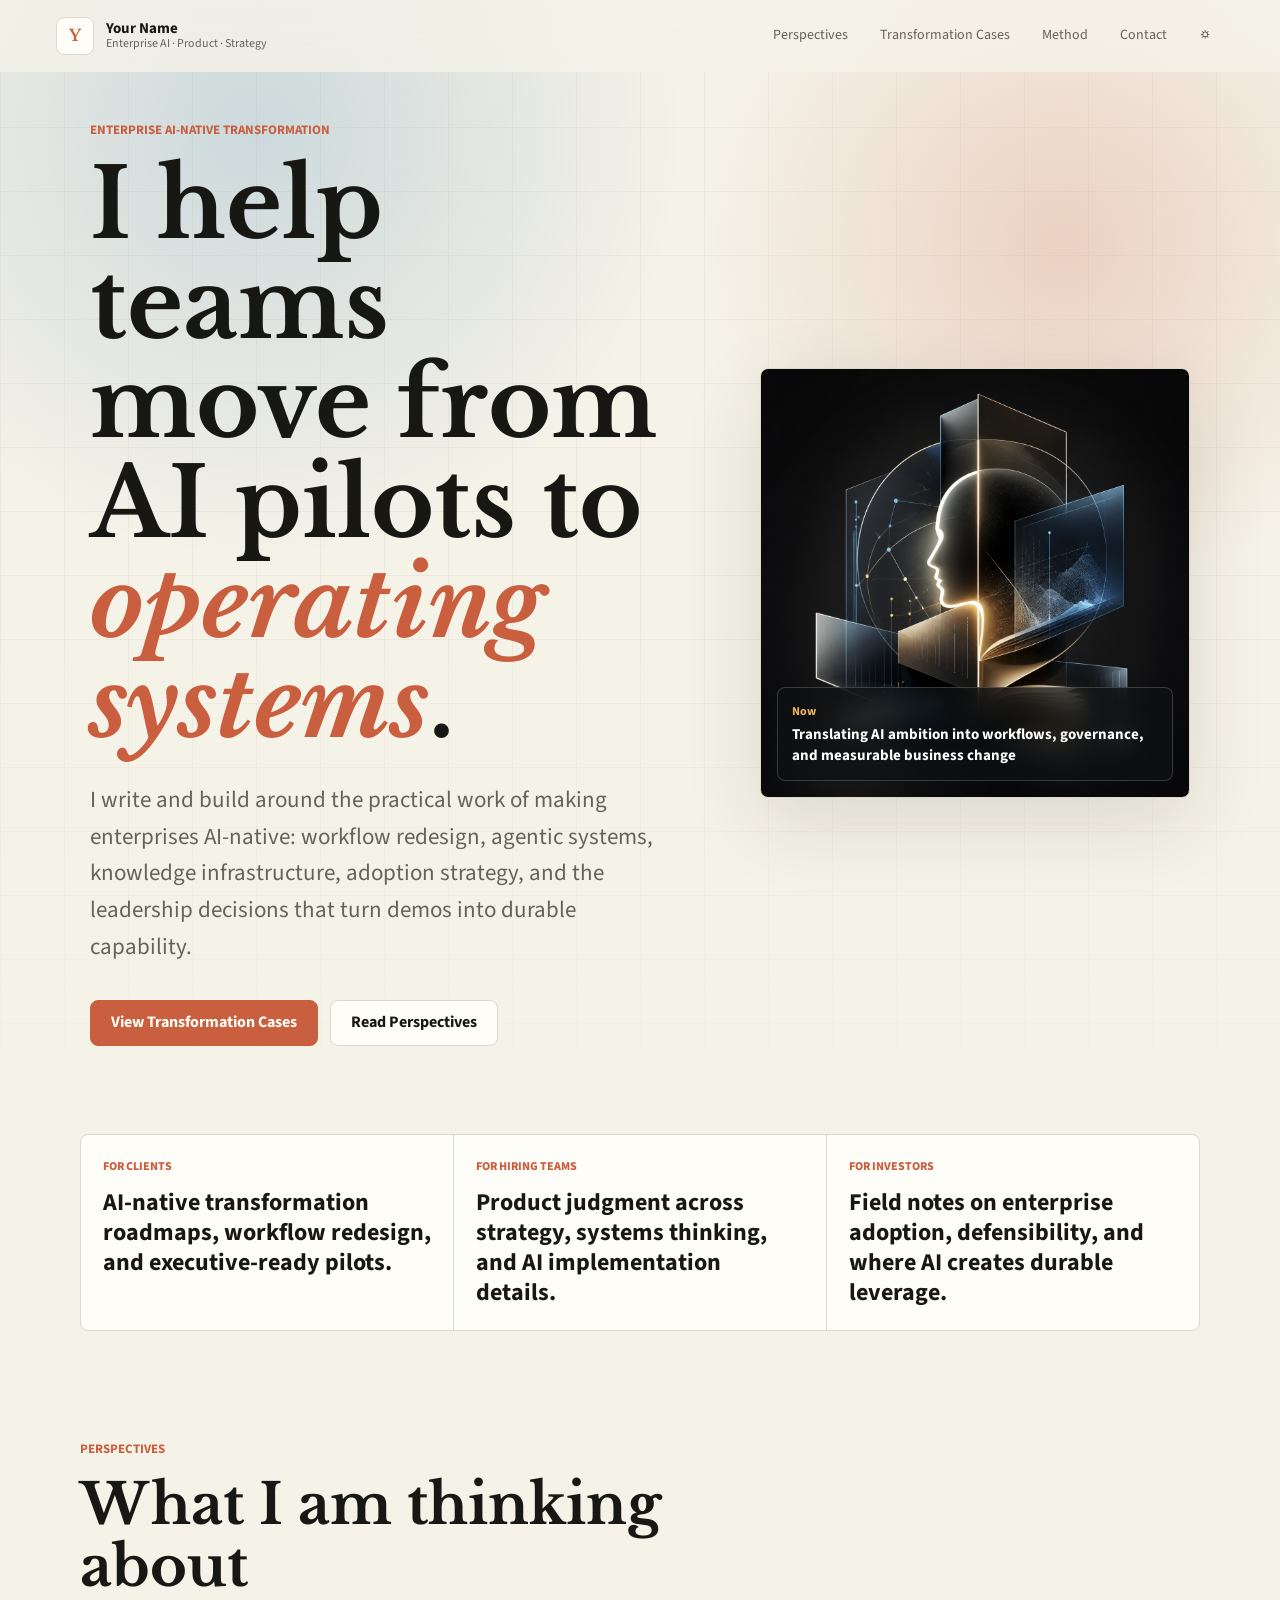
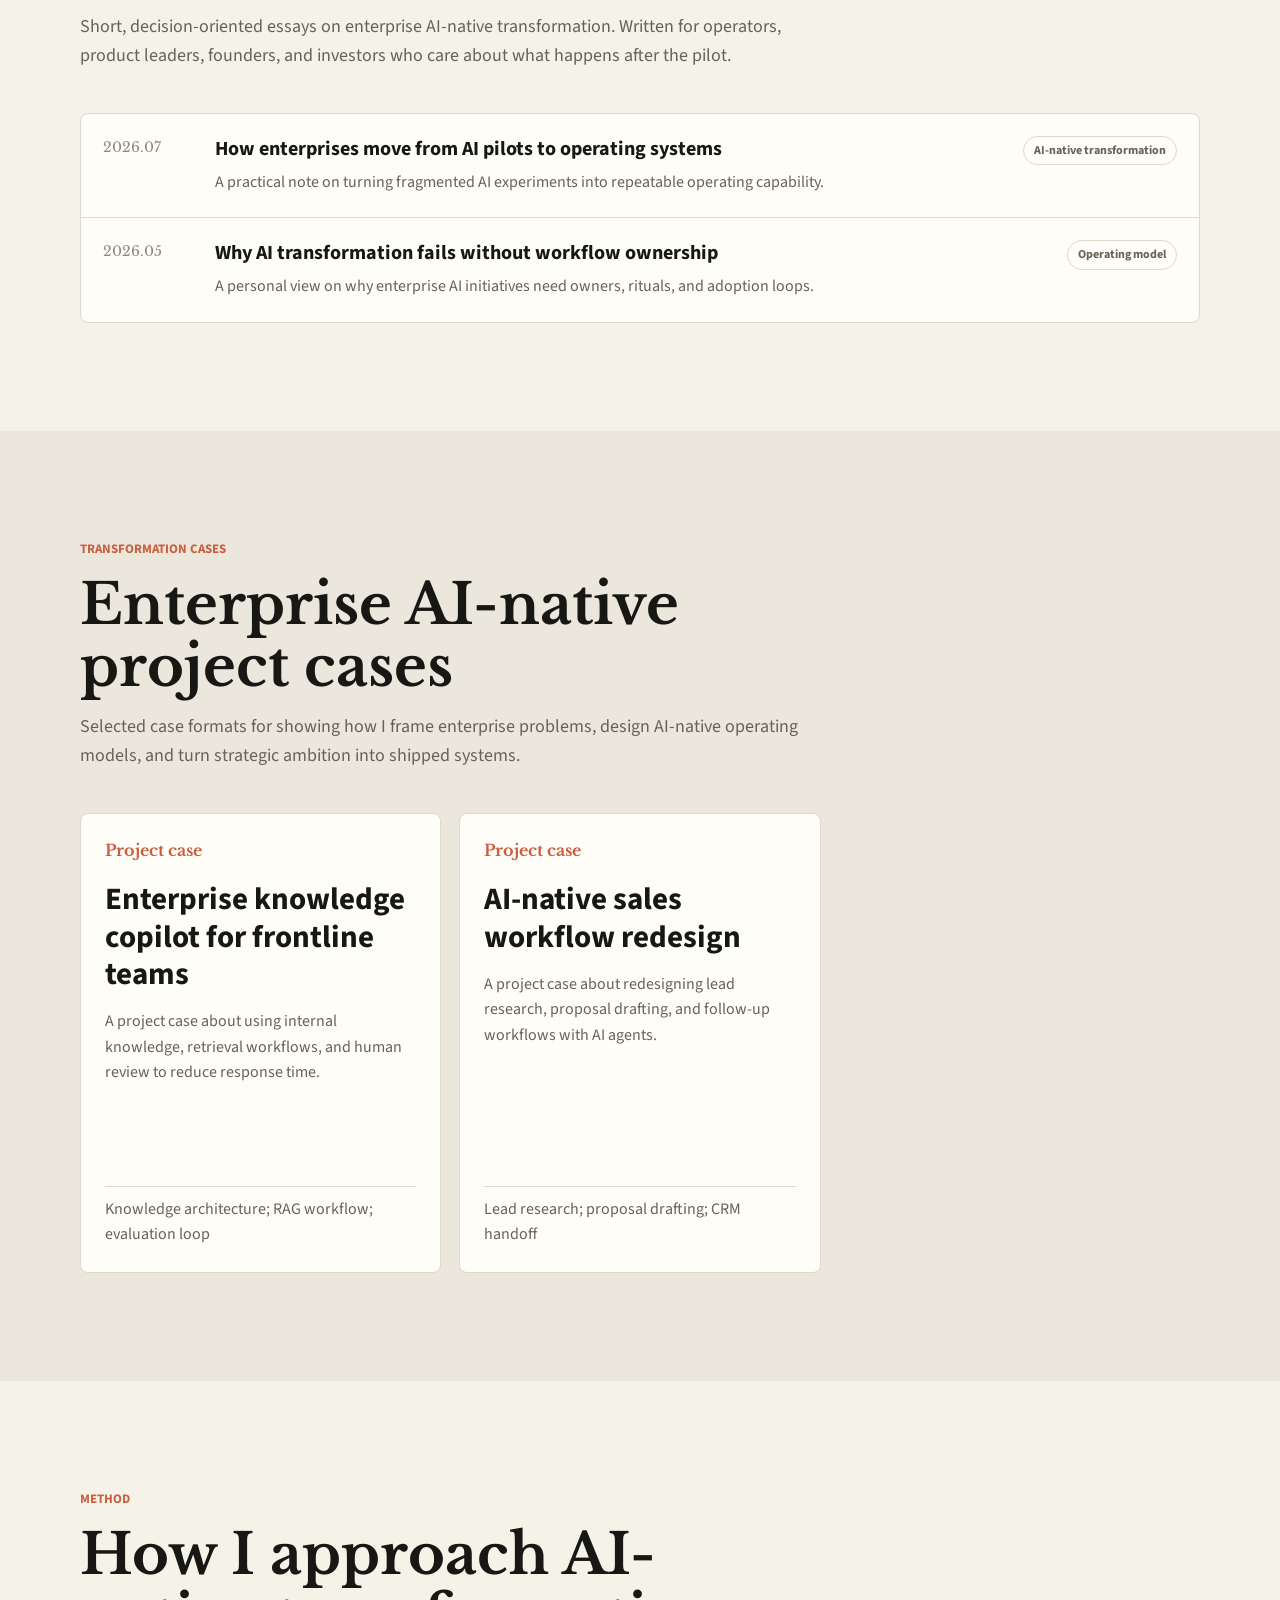
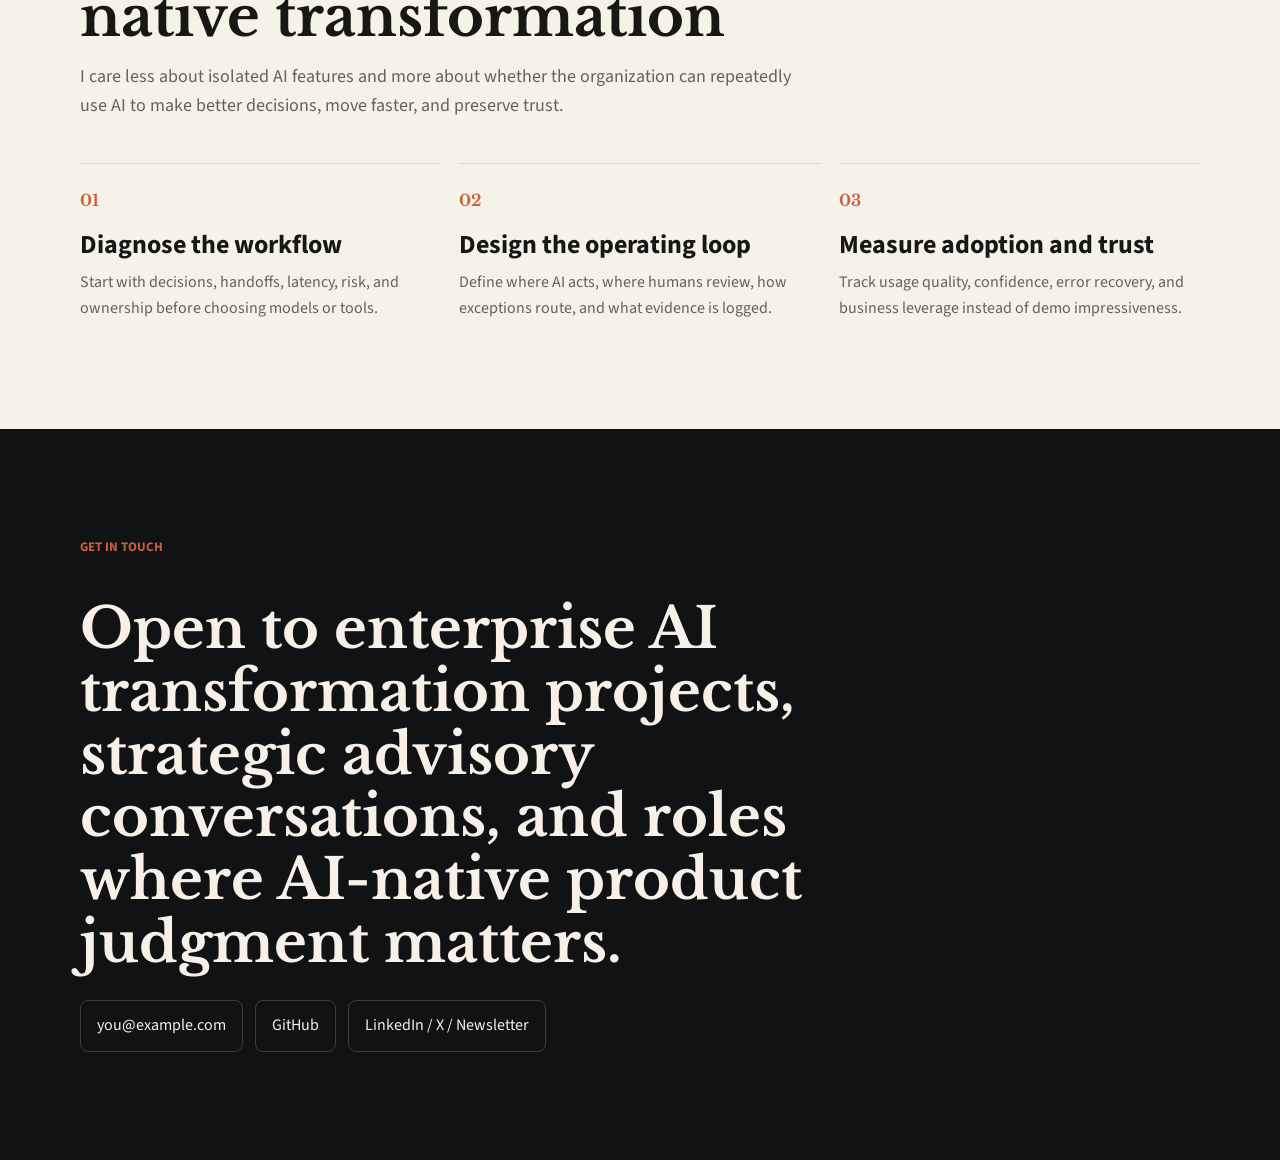
<file: index.html>
<!DOCTYPE html>
<html lang="en">
<head>
  <meta charset="UTF-8">
  <meta name="viewport" content="width=device-width, initial-scale=1.0">
  <title>Your Name · Enterprise AI-Native Transformation</title>
  <meta name="description" content="A personal site for enterprise AI-native transformation work, project cases, and operating perspectives.">
  <link rel="preconnect" href="https://fonts.googleapis.com">
  <link rel="preconnect" href="https://fonts.gstatic.com" crossorigin>
  <link href="https://fonts.googleapis.com/css2?family=Libre+Baskerville:ital,wght@0,400;0,700;1,400&family=Source+Sans+3:wght@300;400;500;600;700&display=swap" rel="stylesheet">
  <link rel="stylesheet" href="assets/style.css?v=enterprise-ai-v2">
  <script>
    (function () {
      var saved = localStorage.getItem("personal_site_theme");
      if (saved === "dark") document.documentElement.setAttribute("data-theme", "dark");
    })();
  </script>
</head>
<body>
  <nav class="navbar" id="navbar">
    <a class="brand" href="#top" aria-label="Back to top">
      <span class="brand-mark">Y</span>
      <span class="brand-copy">
        <strong>Your Name</strong>
        <span>Enterprise AI · Product · Strategy</span>
      </span>
    </a>

    <button class="nav-toggle" id="navToggle" aria-label="Open menu">
      <span></span>
      <span></span>
      <span></span>
    </button>

    <div class="nav-links" id="navLinks">
      <a href="#perspectives">Perspectives</a>
      <a href="#cases">Transformation Cases</a>
      <a href="#method">Method</a>
      <a href="#contact">Contact</a>
      <button class="theme-toggle" id="themeToggle" aria-label="Toggle theme">☼</button>
    </div>
  </nav>

  <main id="top">
    <section class="hero">
      <div class="hero-bg" aria-hidden="true"></div>
      <div class="hero-content reveal">
        <p class="eyebrow">Enterprise AI-Native Transformation</p>
        <h1>I help teams move from AI pilots to <span>operating systems</span>.</h1>
        <p class="hero-lead">
          I write and build around the practical work of making enterprises AI-native: workflow redesign, agentic systems, knowledge infrastructure, adoption strategy, and the leadership decisions that turn demos into durable capability.
        </p>
        <div class="hero-actions">
          <a class="btn primary" href="#cases">View Transformation Cases</a>
          <a class="btn secondary" href="#perspectives">Read Perspectives</a>
        </div>
      </div>
      <aside class="hero-card reveal delay-1" aria-label="Personal hero visual">
        <img src="assets/hero-portrait.png" alt="Abstract personal website hero visual">
        <div class="signal-card">
          <span>Now</span>
          <strong>Translating AI ambition into workflows, governance, and measurable business change</strong>
        </div>
      </aside>
    </section>

    <section class="audience-strip" aria-label="Audience signals">
      <div class="container audience-grid reveal">
        <div>
          <span>For Clients</span>
          <strong>AI-native transformation roadmaps, workflow redesign, and executive-ready pilots.</strong>
        </div>
        <div>
          <span>For Hiring Teams</span>
          <strong>Product judgment across strategy, systems thinking, and AI implementation details.</strong>
        </div>
        <div>
          <span>For Investors</span>
          <strong>Field notes on enterprise adoption, defensibility, and where AI creates durable leverage.</strong>
        </div>
      </div>
    </section>

    <section class="section" id="perspectives">
      <div class="container">
        <div class="section-head reveal">
          <p class="eyebrow">Perspectives</p>
          <h2>What I am thinking about</h2>
          <p>Short, decision-oriented essays on enterprise AI-native transformation. Written for operators, product leaders, founders, and investors who care about what happens after the pilot.</p>
        </div>

        <div class="writing-list reveal" id="perspectivesList">
          <a class="post-row" href="#">
            <time>2026.07</time>
            <div>
              <strong>AI-native transformation is a workflow problem before it is a model problem</strong>
              <p>Why the first bottleneck is usually ownership, escalation paths, and decision rights.</p>
            </div>
            <span>Transformation</span>
          </a>
        </div>
      </div>
    </section>

    <section class="section muted" id="cases">
      <div class="container">
        <div class="section-head reveal">
          <p class="eyebrow">Transformation Cases</p>
          <h2>Enterprise AI-native project cases</h2>
          <p>Selected case formats for showing how I frame enterprise problems, design AI-native operating models, and turn strategic ambition into shipped systems.</p>
        </div>

        <div class="case-grid reveal" id="casesGrid">
          <article class="case-card">
            <time>Case 01</time>
            <h3>AI-native knowledge operations for a complex service organization</h3>
            <p>Mapped fragmented knowledge workflows, designed retrieval and review loops, and defined a path from expert-dependent operations to reusable institutional memory.</p>
            <ul>
              <li>Problem: tacit knowledge trapped across teams and tools</li>
              <li>Approach: RAG workflow, source governance, human review checkpoints</li>
              <li>Outcome: faster research cycles and clearer accountability for generated answers</li>
            </ul>
          </article>
          <article class="case-card">
            <time>Case 02</time>
            <h3>Agent-assisted operating model for sales and customer success</h3>
            <p>Translated scattered customer signals into a structured AI workflow for account preparation, follow-up generation, and escalation detection.</p>
            <ul>
              <li>Problem: high-value context lost between meetings, CRM notes, and support logs</li>
              <li>Approach: workflow agent, confidence thresholds, role-based handoff design</li>
              <li>Outcome: better preparation quality and more consistent customer touchpoints</li>
            </ul>
          </article>
          <article class="case-card">
            <time>Case 03</time>
            <h3>Executive AI transformation roadmap and pilot portfolio</h3>
            <p>Helped prioritize where AI should change operating leverage first, separating attractive demos from initiatives with clear adoption and measurement paths.</p>
            <ul>
              <li>Problem: too many AI ideas, too little transformation discipline</li>
              <li>Approach: opportunity scoring, risk map, pilot portfolio design</li>
              <li>Outcome: clearer sequencing for leadership, product, and implementation teams</li>
            </ul>
          </article>
        </div>
      </div>
    </section>

    <section class="section" id="method">
      <div class="container">
        <div class="section-head reveal">
          <p class="eyebrow">Method</p>
          <h2>How I approach AI-native transformation</h2>
          <p>I care less about isolated AI features and more about whether the organization can repeatedly use AI to make better decisions, move faster, and preserve trust.</p>
        </div>
        <div class="method-grid reveal">
          <article>
            <span>01</span>
            <h3>Diagnose the workflow</h3>
            <p>Start with decisions, handoffs, latency, risk, and ownership before choosing models or tools.</p>
          </article>
          <article>
            <span>02</span>
            <h3>Design the operating loop</h3>
            <p>Define where AI acts, where humans review, how exceptions route, and what evidence is logged.</p>
          </article>
          <article>
            <span>03</span>
            <h3>Measure adoption and trust</h3>
            <p>Track usage quality, confidence, error recovery, and business leverage instead of demo impressiveness.</p>
          </article>
        </div>
      </div>
    </section>

    <section class="contact" id="contact">
      <div class="container contact-inner reveal">
        <p class="eyebrow">Get in touch</p>
        <h2>Open to enterprise AI transformation projects, strategic advisory conversations, and roles where AI-native product judgment matters.</h2>
        <div class="contact-links">
          <a href="mailto:you@example.com">you@example.com</a>
          <a href="#">GitHub</a>
          <a href="#">LinkedIn / X / Newsletter</a>
        </div>
      </div>
    </section>
  </main>

  <script src="assets/script.js?v=notion-cms-v1"></script>
</body>
</html>
</file>
<file: assets/style.css>
:root {
  --bg: #f5f2e8;
  --surface: #fffdf8;
  --surface-soft: #ebe7dd;
  --ink: #171713;
  --muted: #666257;
  --faint: #8f897d;
  --line: #dfd8ca;
  --accent: #c95f3f;
  --accent-2: #1668a8;
  --accent-3: #d39a2c;
  --shadow: 0 24px 80px rgba(38, 31, 20, 0.12);
  --radius: 8px;
  --font: "Source Sans 3", -apple-system, BlinkMacSystemFont, "Segoe UI", sans-serif;
  --serif: "Libre Baskerville", Georgia, serif;
}

[data-theme="dark"] {
  --bg: #111213;
  --surface: #191b1d;
  --surface-soft: #202327;
  --ink: #f1eee6;
  --muted: #b8b0a3;
  --faint: #817a70;
  --line: #30343a;
  --accent: #e37b59;
  --accent-2: #65b9f2;
  --accent-3: #e8b650;
  --shadow: 0 24px 80px rgba(0, 0, 0, 0.34);
}

* {
  box-sizing: border-box;
}

html {
  scroll-behavior: smooth;
}

body {
  margin: 0;
  min-width: 320px;
  background: var(--bg);
  color: var(--ink);
  font-family: var(--font);
  line-height: 1.6;
}

a {
  color: inherit;
  text-decoration: none;
}

img {
  display: block;
  max-width: 100%;
}

button {
  color: inherit;
  font: inherit;
}

.sr-only {
  position: absolute;
  width: 1px;
  height: 1px;
  padding: 0;
  margin: -1px;
  overflow: hidden;
  clip: rect(0, 0, 0, 0);
  white-space: nowrap;
  border: 0;
}

.navbar {
  position: fixed;
  z-index: 20;
  top: 0;
  left: 0;
  right: 0;
  display: flex;
  align-items: center;
  justify-content: space-between;
  height: 72px;
  padding: 0 clamp(18px, 5vw, 56px);
  background: color-mix(in srgb, var(--bg) 82%, transparent);
  border-bottom: 1px solid transparent;
  backdrop-filter: blur(18px);
  transition: border-color 180ms ease, height 180ms ease;
}

.navbar.scrolled {
  height: 62px;
  border-bottom-color: var(--line);
}

.brand {
  display: inline-flex;
  align-items: center;
  gap: 12px;
}

.brand-mark {
  display: grid;
  width: 38px;
  height: 38px;
  place-items: center;
  border: 1px solid var(--line);
  border-radius: var(--radius);
  background: var(--surface);
  color: var(--accent);
  font-family: var(--serif);
  font-weight: 700;
}

.brand-copy {
  display: grid;
  line-height: 1.1;
}

.brand-copy strong {
  font-size: 15px;
}

.brand-copy span {
  color: var(--muted);
  font-size: 12px;
}

.nav-links {
  display: flex;
  align-items: center;
  gap: 6px;
}

.nav-links a,
.theme-toggle {
  min-height: 36px;
  padding: 8px 12px;
  border: 1px solid transparent;
  border-radius: var(--radius);
  background: transparent;
  color: var(--muted);
  font-size: 14px;
}

.nav-links a:hover,
.theme-toggle:hover {
  border-color: var(--line);
  color: var(--ink);
}

.theme-toggle {
  width: 38px;
}

.nav-toggle {
  display: none;
  width: 40px;
  height: 40px;
  padding: 9px;
  border: 1px solid var(--line);
  border-radius: var(--radius);
  background: var(--surface);
}

.nav-toggle span {
  display: block;
  height: 2px;
  margin: 5px 0;
  background: var(--ink);
}

.hero {
  position: relative;
  display: grid;
  grid-template-columns: minmax(0, 1fr) minmax(320px, 430px);
  gap: clamp(36px, 7vw, 92px);
  align-items: center;
  min-height: 100svh;
  padding: 120px clamp(22px, 7vw, 92px) 64px;
  overflow: hidden;
}

.hero-bg {
  position: absolute;
  inset: 0;
  z-index: -1;
  background:
    radial-gradient(circle at 20% 12%, color-mix(in srgb, var(--accent-2) 18%, transparent), transparent 30%),
    radial-gradient(circle at 83% 22%, color-mix(in srgb, var(--accent) 22%, transparent), transparent 26%),
    linear-gradient(90deg, color-mix(in srgb, var(--line) 34%, transparent) 1px, transparent 1px),
    linear-gradient(0deg, color-mix(in srgb, var(--line) 34%, transparent) 1px, transparent 1px);
  background-size: auto, auto, 64px 64px, 64px 64px;
  mask-image: linear-gradient(to bottom, #000 58%, transparent);
}

.hero-content {
  max-width: 790px;
}

.eyebrow {
  margin: 0 0 14px;
  color: var(--accent);
  font-size: 13px;
  font-weight: 700;
  letter-spacing: 0;
  text-transform: uppercase;
}

.hero h1 {
  margin: 0;
  font-family: var(--serif);
  font-size: clamp(48px, 8vw, 96px);
  line-height: 1.04;
  letter-spacing: 0;
}

.hero h1 span {
  color: var(--accent);
  font-style: italic;
}

.hero-lead {
  max-width: 650px;
  margin: 28px 0 0;
  color: var(--muted);
  font-size: clamp(18px, 2.1vw, 23px);
}

.hero-actions {
  display: flex;
  flex-wrap: wrap;
  gap: 12px;
  margin-top: 34px;
}

.btn {
  display: inline-flex;
  align-items: center;
  justify-content: center;
  min-height: 46px;
  padding: 0 20px;
  border: 1px solid var(--line);
  border-radius: var(--radius);
  font-weight: 700;
}

.btn.primary {
  border-color: var(--accent);
  background: var(--accent);
  color: #fffdf8;
}

.btn.secondary {
  background: var(--surface);
}

.hero-card {
  position: relative;
  border: 1px solid var(--line);
  border-radius: var(--radius);
  background: var(--surface);
  box-shadow: var(--shadow);
  overflow: hidden;
}

.hero-card img {
  aspect-ratio: 1;
  width: 100%;
  object-fit: cover;
}

.signal-card {
  position: absolute;
  left: 16px;
  right: 16px;
  bottom: 16px;
  display: grid;
  gap: 4px;
  padding: 14px;
  border: 1px solid rgba(255, 255, 255, 0.18);
  border-radius: var(--radius);
  background: rgba(15, 17, 19, 0.72);
  color: #fff;
  backdrop-filter: blur(12px);
}

.signal-card span {
  color: #efb45f;
  font-size: 12px;
  font-weight: 700;
}

.signal-card strong {
  font-size: 15px;
  line-height: 1.35;
}

.section {
  padding: 108px 0;
}

.audience-strip {
  padding: 24px 0 0;
}

.audience-grid {
  display: grid;
  grid-template-columns: repeat(3, minmax(0, 1fr));
  gap: 1px;
  border: 1px solid var(--line);
  border-radius: var(--radius);
  background: var(--line);
  overflow: hidden;
}

.audience-grid div {
  min-height: 150px;
  padding: 22px;
  background: var(--surface);
}

.audience-grid span {
  display: block;
  margin-bottom: 12px;
  color: var(--accent);
  font-size: 12px;
  font-weight: 800;
  text-transform: uppercase;
}

.audience-grid strong {
  display: block;
  font-size: clamp(18px, 2vw, 24px);
  line-height: 1.25;
}

.muted {
  background: var(--surface-soft);
}

.container {
  width: min(1120px, calc(100% - 44px));
  margin: 0 auto;
}

.section-head {
  max-width: 720px;
  margin-bottom: 42px;
}

.section-head h2,
.contact h2 {
  margin: 0;
  font-family: var(--serif);
  font-size: clamp(32px, 4.6vw, 56px);
  line-height: 1.12;
  letter-spacing: 0;
}

.section-head p:last-child {
  margin: 14px 0 0;
  color: var(--muted);
  font-size: 18px;
}

.view-list {
  border-top: 1px solid var(--line);
}

.view-item {
  border-bottom: 1px solid var(--line);
}

.view-head {
  display: grid;
  grid-template-columns: 54px minmax(0, 1fr) auto;
  align-items: center;
  gap: 16px;
  width: 100%;
  padding: 24px 0;
  border: 0;
  background: transparent;
  text-align: left;
}

.view-num {
  color: var(--accent);
  font-family: var(--serif);
  font-size: 20px;
}

.view-head strong {
  font-size: clamp(19px, 2.4vw, 27px);
  line-height: 1.28;
}

.view-tag,
.post-row > span,
.work-type {
  border: 1px solid var(--line);
  border-radius: 999px;
  padding: 4px 10px;
  color: var(--muted);
  font-size: 12px;
  font-weight: 700;
  white-space: nowrap;
}

.view-body {
  display: grid;
  grid-template-rows: 0fr;
  transition: grid-template-rows 220ms ease;
}

.view-body p {
  min-height: 0;
  margin: 0;
  overflow: hidden;
  color: var(--muted);
  font-size: 17px;
}

.view-item.open .view-body {
  grid-template-rows: 1fr;
  padding-bottom: 24px;
}

.writing-list {
  border: 1px solid var(--line);
  border-radius: var(--radius);
  background: var(--surface);
  overflow: hidden;
}

.post-row {
  display: grid;
  grid-template-columns: 92px minmax(0, 1fr) auto;
  gap: 20px;
  align-items: start;
  padding: 22px;
  border-bottom: 1px solid var(--line);
}

.post-row:last-child {
  border-bottom: 0;
}

.post-row:hover {
  background: color-mix(in srgb, var(--accent) 7%, transparent);
}

.post-row time {
  color: var(--faint);
  font-family: var(--serif);
  font-size: 14px;
}

.post-row strong {
  display: block;
  font-size: 20px;
  line-height: 1.3;
}

.post-row p {
  margin: 8px 0 0;
  color: var(--muted);
}

.works-grid {
  display: grid;
  grid-template-columns: repeat(3, minmax(0, 1fr));
  gap: 18px;
}

.work-card {
  min-height: 260px;
  padding: 24px;
  border: 1px solid var(--line);
  border-radius: var(--radius);
  background: var(--surface);
  box-shadow: 0 1px 0 rgba(0, 0, 0, 0.02);
}

.work-card h3 {
  margin: 22px 0 10px;
  font-size: 24px;
  line-height: 1.2;
}

.work-card p {
  margin: 0;
  color: var(--muted);
}

.work-card a {
  display: inline-flex;
  margin-top: 28px;
  color: var(--accent-2);
  font-weight: 700;
}

.case-timeline,
.case-grid {
  display: grid;
  gap: 18px;
}

.case-grid {
  grid-template-columns: repeat(3, minmax(0, 1fr));
}

.case-card {
  display: flex;
  min-height: 460px;
  flex-direction: column;
  padding: 24px;
  border: 1px solid var(--line);
  border-radius: var(--radius);
  background: var(--surface);
}

.case-timeline article {
  display: grid;
  grid-template-columns: 110px minmax(0, 1fr);
  gap: 24px;
  padding: 26px 0;
  border-top: 1px solid var(--line);
}

.case-timeline time,
.case-card time {
  color: var(--accent);
  font-family: var(--serif);
  font-weight: 700;
}

.case-timeline h3,
.case-card h3 {
  margin: 0;
  font-size: clamp(22px, 3vw, 34px);
  line-height: 1.2;
}

.case-card h3 {
  margin-top: 18px;
  font-size: clamp(23px, 2.5vw, 31px);
}

.case-timeline p {
  grid-column: 2;
  margin: -12px 0 0;
  color: var(--muted);
}

.case-card p {
  margin: 16px 0 0;
  color: var(--muted);
}

.case-card ul {
  display: grid;
  gap: 10px;
  margin: auto 0 0;
  padding: 20px 0 0;
  color: var(--muted);
  list-style: none;
}

.case-card li {
  padding-top: 10px;
  border-top: 1px solid var(--line);
}

.method-grid {
  display: grid;
  grid-template-columns: repeat(3, minmax(0, 1fr));
  gap: 18px;
}

.method-grid article {
  padding: 24px 0 0;
  border-top: 1px solid var(--line);
}

.method-grid span {
  color: var(--accent);
  font-family: var(--serif);
  font-weight: 700;
}

.method-grid h3 {
  margin: 16px 0 10px;
  font-size: 26px;
  line-height: 1.15;
}

.method-grid p {
  margin: 0;
  color: var(--muted);
}

.contact {
  padding: 108px 0;
  background: #111213;
  color: #f6f0e8;
}

.contact-inner {
  display: grid;
  gap: 26px;
}

.contact h2 {
  max-width: 850px;
}

.contact-links {
  display: flex;
  flex-wrap: wrap;
  gap: 12px;
}

.contact-links a {
  padding: 12px 16px;
  border: 1px solid rgba(255, 255, 255, 0.18);
  border-radius: var(--radius);
  color: #f6f0e8;
}

.reveal {
  opacity: 0;
  transform: translateY(18px);
  transition: opacity 520ms ease, transform 520ms ease;
}

.reveal.visible {
  opacity: 1;
  transform: translateY(0);
}

.delay-1 {
  transition-delay: 90ms;
}

.delay-2 {
  transition-delay: 180ms;
}

@media (max-width: 880px) {
  .nav-toggle {
    display: block;
  }

  .nav-links {
    position: absolute;
    top: 68px;
    left: 18px;
    right: 18px;
    display: none;
    flex-direction: column;
    align-items: stretch;
    padding: 10px;
    border: 1px solid var(--line);
    border-radius: var(--radius);
    background: var(--surface);
    box-shadow: var(--shadow);
  }

  .nav-links.open {
    display: flex;
  }

  .nav-links a,
  .theme-toggle {
    width: 100%;
    text-align: left;
  }

  .hero {
    grid-template-columns: 1fr;
    min-height: auto;
    padding-top: 112px;
  }

  .hero-card {
    max-width: 460px;
  }

  .works-grid {
    grid-template-columns: 1fr;
  }

  .audience-grid,
  .case-grid,
  .method-grid {
    grid-template-columns: 1fr;
  }

  .case-card {
    min-height: auto;
  }
}

@media (max-width: 620px) {
  .brand-copy span {
    display: none;
  }

  .section {
    padding: 78px 0;
  }

  .view-head,
  .post-row,
  .case-timeline article {
    grid-template-columns: 1fr;
    gap: 10px;
  }

  .case-timeline p {
    grid-column: auto;
    margin-top: 0;
  }

  .view-tag,
  .post-row > span {
    width: fit-content;
  }
}
</file>
